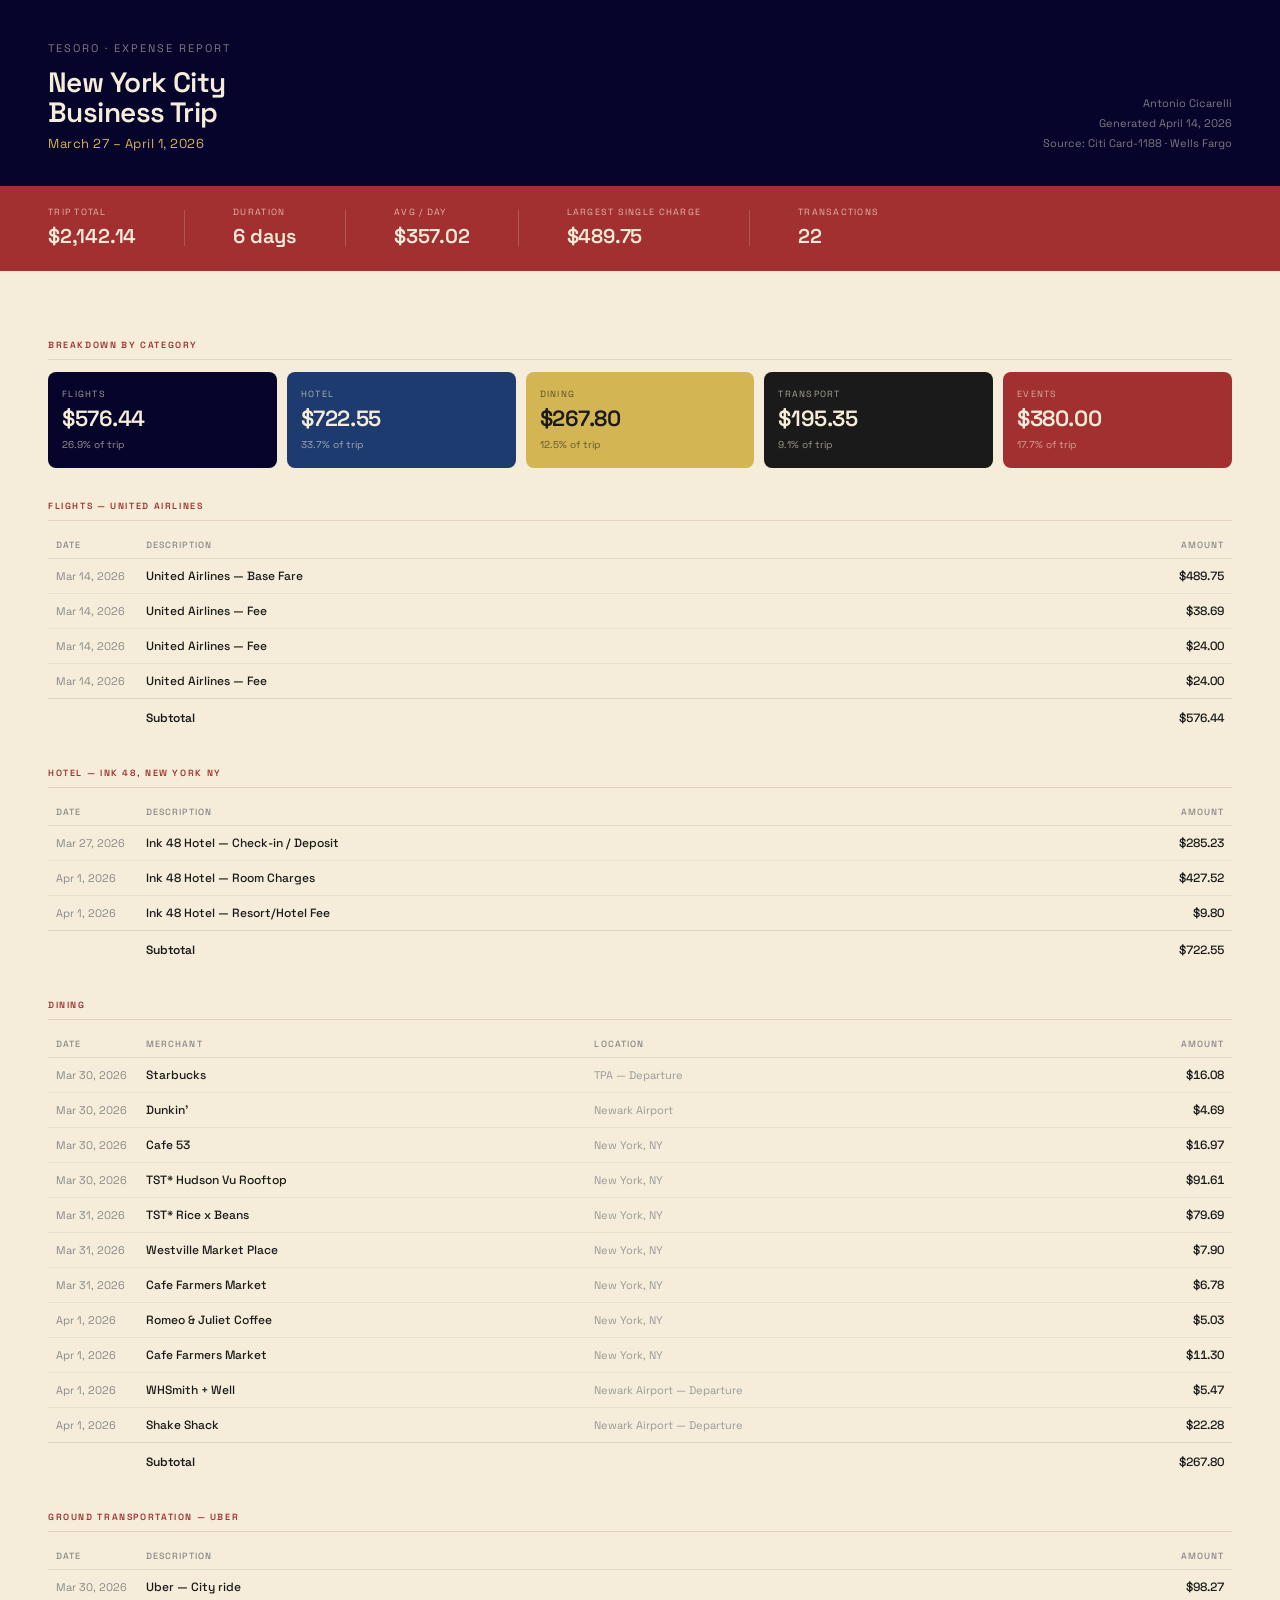
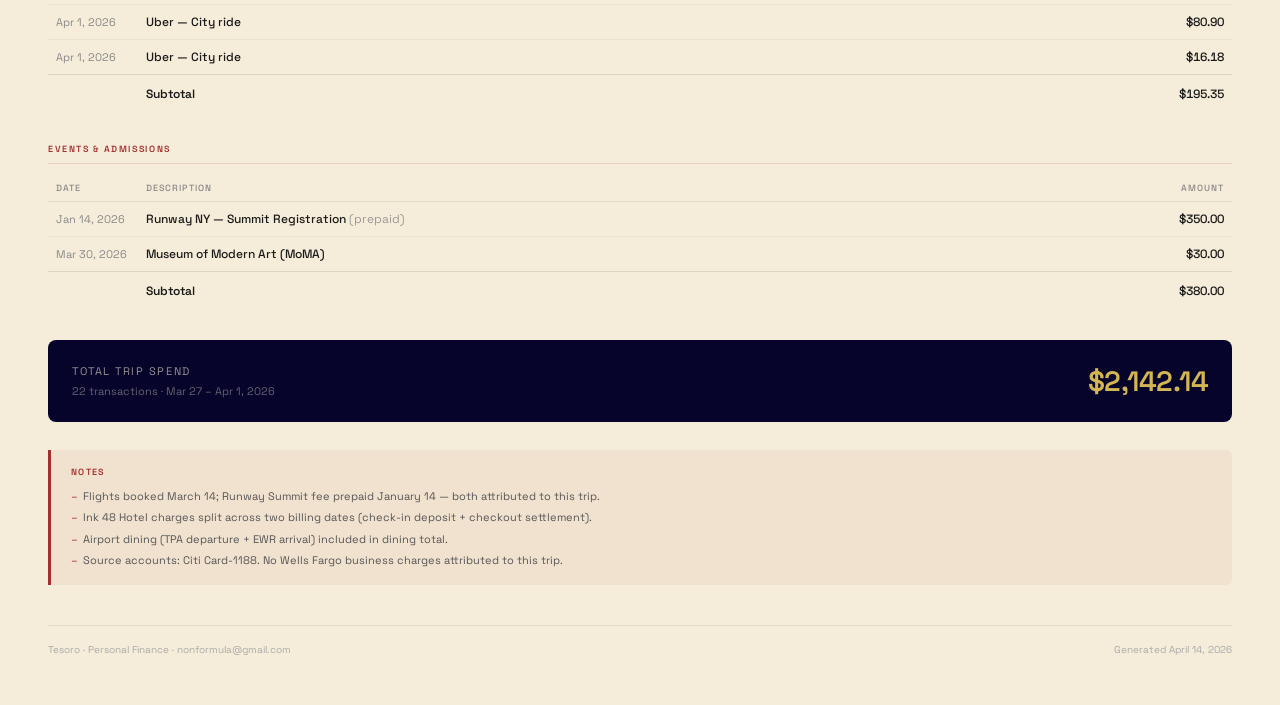
<file: reports/nyc_trip_report.html>
<!DOCTYPE html>
<html lang="en">
<head>
  <meta charset="UTF-8">
  <meta name="viewport" content="width=device-width, initial-scale=1.0">
  <title>NYC Trip Report — Tesoro</title>
  <link rel="stylesheet" href="https://fonts.googleapis.com/css2?family=Space+Grotesk:wght@400;500;600&display=swap">
  <style>
    :root {
      --crimson: #A33030;
      --cream: #F5EDD9;
      --navy: #06042A;
      --gold: #D4B554;
      --orange: #F05A28;
      --slate-blue: #5B9EC9;
      --near-black: #1A1A1A;
      --indigo: #1D3B6F;
    }

    * { margin: 0; padding: 0; box-sizing: border-box; }

    body {
      font-family: 'Space Grotesk', sans-serif;
      background: var(--cream);
      color: var(--near-black);
      font-size: 13px;
      line-height: 1.5;
    }

    /* ── Cover header ── */
    .cover {
      background: var(--navy);
      color: var(--cream);
      padding: 40px 48px 32px;
      display: flex;
      justify-content: space-between;
      align-items: flex-end;
    }

    .cover-logo {
      font-size: 11px;
      letter-spacing: 0.18em;
      text-transform: uppercase;
      opacity: 0.5;
      margin-bottom: 10px;
    }

    .cover-title {
      font-size: 28px;
      font-weight: 600;
      letter-spacing: -0.02em;
      line-height: 1.1;
    }

    .cover-subtitle {
      font-size: 13px;
      color: var(--gold);
      margin-top: 6px;
      letter-spacing: 0.04em;
    }

    .cover-meta {
      text-align: right;
      font-size: 11px;
      opacity: 0.5;
      line-height: 1.8;
    }

    /* ── Summary bar ── */
    .summary-bar {
      background: var(--crimson);
      color: var(--cream);
      padding: 20px 48px;
      display: flex;
      gap: 48px;
      align-items: center;
    }

    .summary-item {
      display: flex;
      flex-direction: column;
      gap: 2px;
    }

    .summary-label {
      font-size: 9px;
      letter-spacing: 0.14em;
      text-transform: uppercase;
      opacity: 0.7;
    }

    .summary-value {
      font-size: 20px;
      font-weight: 600;
      letter-spacing: -0.01em;
    }

    .summary-divider {
      width: 1px;
      height: 36px;
      background: rgba(245,237,217,0.2);
    }

    /* ── Body layout ── */
    .body {
      padding: 36px 48px 48px;
    }

    /* ── Section heading ── */
    .section-heading {
      font-size: 9px;
      letter-spacing: 0.18em;
      text-transform: uppercase;
      color: var(--crimson);
      font-weight: 600;
      margin-bottom: 12px;
      margin-top: 32px;
      padding-bottom: 6px;
      border-bottom: 1px solid rgba(163,48,48,0.15);
    }

    /* ── Category cards ── */
    .cards {
      display: grid;
      grid-template-columns: repeat(5, 1fr);
      gap: 10px;
      margin-bottom: 32px;
    }

    .card {
      border-radius: 8px;
      padding: 16px 14px;
      display: flex;
      flex-direction: column;
      gap: 6px;
    }

    .card-flights  { background: var(--navy); color: var(--cream); }
    .card-hotel    { background: var(--indigo); color: var(--cream); }
    .card-dining   { background: var(--gold); color: var(--near-black); }
    .card-transport{ background: var(--near-black); color: var(--cream); }
    .card-events   { background: var(--crimson); color: var(--cream); }

    .card-label {
      font-size: 9px;
      letter-spacing: 0.14em;
      text-transform: uppercase;
      opacity: 0.65;
    }

    .card-amount {
      font-size: 22px;
      font-weight: 600;
      letter-spacing: -0.02em;
      line-height: 1;
    }

    .card-pct {
      font-size: 10px;
      opacity: 0.6;
      margin-top: 2px;
    }

    /* ── Detail tables ── */
    table {
      width: 100%;
      border-collapse: collapse;
      font-size: 12px;
      margin-bottom: 8px;
    }

    thead tr {
      background: transparent;
    }

    thead th {
      font-size: 9px;
      letter-spacing: 0.12em;
      text-transform: uppercase;
      color: #888;
      font-weight: 500;
      text-align: left;
      padding: 6px 8px;
      border-bottom: 1px solid rgba(0,0,0,0.08);
    }

    thead th.right { text-align: right; }

    tbody tr {
      border-bottom: 1px solid rgba(0,0,0,0.05);
    }

    tbody tr:last-child { border-bottom: none; }

    tbody td {
      padding: 8px 8px;
      color: var(--near-black);
    }

    tbody td.right {
      text-align: right;
      font-weight: 500;
      font-variant-numeric: tabular-nums;
    }

    tbody td.date {
      color: #888;
      font-size: 11px;
      white-space: nowrap;
      width: 90px;
    }

    tbody td.merchant {
      font-weight: 500;
    }

    tbody td.note {
      color: #999;
      font-size: 11px;
    }

    .subtotal-row td {
      border-top: 1px solid rgba(0,0,0,0.1);
      padding-top: 10px;
      font-weight: 600;
      font-size: 12px;
    }

    /* ── Grand total ── */
    .grand-total {
      background: var(--navy);
      color: var(--cream);
      border-radius: 8px;
      padding: 20px 24px;
      display: flex;
      justify-content: space-between;
      align-items: center;
      margin-top: 32px;
    }

    .grand-total-label {
      font-size: 11px;
      letter-spacing: 0.14em;
      text-transform: uppercase;
      opacity: 0.6;
    }

    .grand-total-amount {
      font-size: 28px;
      font-weight: 600;
      letter-spacing: -0.02em;
      color: var(--gold);
    }

    /* ── Notes ── */
    .notes {
      margin-top: 28px;
      padding: 16px 20px;
      background: rgba(163,48,48,0.06);
      border-left: 3px solid var(--crimson);
      border-radius: 0 6px 6px 0;
    }

    .notes-title {
      font-size: 9px;
      letter-spacing: 0.14em;
      text-transform: uppercase;
      color: var(--crimson);
      font-weight: 600;
      margin-bottom: 8px;
    }

    .notes ul {
      list-style: none;
      display: flex;
      flex-direction: column;
      gap: 5px;
    }

    .notes li {
      font-size: 11px;
      color: #555;
      padding-left: 12px;
      position: relative;
    }

    .notes li::before {
      content: '–';
      position: absolute;
      left: 0;
      color: var(--crimson);
    }

    /* ── Footer ── */
    .footer {
      margin-top: 40px;
      padding-top: 16px;
      border-top: 1px solid rgba(0,0,0,0.08);
      display: flex;
      justify-content: space-between;
      font-size: 10px;
      color: #aaa;
    }

    @media print {
      body { background: white; }
      @page { margin: 0; size: letter; }
      .cover { -webkit-print-color-adjust: exact; print-color-adjust: exact; }
      .summary-bar { -webkit-print-color-adjust: exact; print-color-adjust: exact; }
      .card { -webkit-print-color-adjust: exact; print-color-adjust: exact; }
      .grand-total { -webkit-print-color-adjust: exact; print-color-adjust: exact; }
      .notes { -webkit-print-color-adjust: exact; print-color-adjust: exact; }
    }
  </style>
</head>
<body>

  <!-- Cover -->
  <div class="cover">
    <div>
      <div class="cover-logo">Tesoro · Expense Report</div>
      <div class="cover-title">New York City<br>Business Trip</div>
      <div class="cover-subtitle">March 27 – April 1, 2026</div>
    </div>
    <div class="cover-meta">
      <div>Antonio Cicarelli</div>
      <div>Generated April 14, 2026</div>
      <div>Source: Citi Card-1188 · Wells Fargo</div>
    </div>
  </div>

  <!-- Summary bar -->
  <div class="summary-bar">
    <div class="summary-item">
      <span class="summary-label">Trip Total</span>
      <span class="summary-value">$2,142.14</span>
    </div>
    <div class="summary-divider"></div>
    <div class="summary-item">
      <span class="summary-label">Duration</span>
      <span class="summary-value">6 days</span>
    </div>
    <div class="summary-divider"></div>
    <div class="summary-item">
      <span class="summary-label">Avg / Day</span>
      <span class="summary-value">$357.02</span>
    </div>
    <div class="summary-divider"></div>
    <div class="summary-item">
      <span class="summary-label">Largest Single Charge</span>
      <span class="summary-value">$489.75</span>
    </div>
    <div class="summary-divider"></div>
    <div class="summary-item">
      <span class="summary-label">Transactions</span>
      <span class="summary-value">22</span>
    </div>
  </div>

  <div class="body">

    <!-- Category cards -->
    <div class="section-heading">Breakdown by Category</div>
    <div class="cards">
      <div class="card card-flights">
        <span class="card-label">Flights</span>
        <span class="card-amount">$576.44</span>
        <span class="card-pct">26.9% of trip</span>
      </div>
      <div class="card card-hotel">
        <span class="card-label">Hotel</span>
        <span class="card-amount">$722.55</span>
        <span class="card-pct">33.7% of trip</span>
      </div>
      <div class="card card-dining">
        <span class="card-label">Dining</span>
        <span class="card-amount">$267.80</span>
        <span class="card-pct">12.5% of trip</span>
      </div>
      <div class="card card-transport">
        <span class="card-label">Transport</span>
        <span class="card-amount">$195.35</span>
        <span class="card-pct">9.1% of trip</span>
      </div>
      <div class="card card-events">
        <span class="card-label">Events</span>
        <span class="card-amount">$380.00</span>
        <span class="card-pct">17.7% of trip</span>
      </div>
    </div>

    <!-- Flights -->
    <div class="section-heading">Flights — United Airlines</div>
    <table>
      <thead>
        <tr>
          <th>Date</th>
          <th>Description</th>
          <th class="right">Amount</th>
        </tr>
      </thead>
      <tbody>
        <tr>
          <td class="date">Mar 14, 2026</td>
          <td class="merchant">United Airlines — Base Fare</td>
          <td class="right">$489.75</td>
        </tr>
        <tr>
          <td class="date">Mar 14, 2026</td>
          <td class="merchant">United Airlines — Fee</td>
          <td class="right">$38.69</td>
        </tr>
        <tr>
          <td class="date">Mar 14, 2026</td>
          <td class="merchant">United Airlines — Fee</td>
          <td class="right">$24.00</td>
        </tr>
        <tr>
          <td class="date">Mar 14, 2026</td>
          <td class="merchant">United Airlines — Fee</td>
          <td class="right">$24.00</td>
        </tr>
        <tr class="subtotal-row">
          <td></td>
          <td>Subtotal</td>
          <td class="right">$576.44</td>
        </tr>
      </tbody>
    </table>

    <!-- Hotel -->
    <div class="section-heading">Hotel — Ink 48, New York NY</div>
    <table>
      <thead>
        <tr>
          <th>Date</th>
          <th>Description</th>
          <th class="right">Amount</th>
        </tr>
      </thead>
      <tbody>
        <tr>
          <td class="date">Mar 27, 2026</td>
          <td class="merchant">Ink 48 Hotel — Check-in / Deposit</td>
          <td class="right">$285.23</td>
        </tr>
        <tr>
          <td class="date">Apr 1, 2026</td>
          <td class="merchant">Ink 48 Hotel — Room Charges</td>
          <td class="right">$427.52</td>
        </tr>
        <tr>
          <td class="date">Apr 1, 2026</td>
          <td class="merchant">Ink 48 Hotel — Resort/Hotel Fee</td>
          <td class="right">$9.80</td>
        </tr>
        <tr class="subtotal-row">
          <td></td>
          <td>Subtotal</td>
          <td class="right">$722.55</td>
        </tr>
      </tbody>
    </table>

    <!-- Dining -->
    <div class="section-heading">Dining</div>
    <table>
      <thead>
        <tr>
          <th>Date</th>
          <th>Merchant</th>
          <th>Location</th>
          <th class="right">Amount</th>
        </tr>
      </thead>
      <tbody>
        <tr>
          <td class="date">Mar 30, 2026</td>
          <td class="merchant">Starbucks</td>
          <td class="note">TPA — Departure</td>
          <td class="right">$16.08</td>
        </tr>
        <tr>
          <td class="date">Mar 30, 2026</td>
          <td class="merchant">Dunkin'</td>
          <td class="note">Newark Airport</td>
          <td class="right">$4.69</td>
        </tr>
        <tr>
          <td class="date">Mar 30, 2026</td>
          <td class="merchant">Cafe 53</td>
          <td class="note">New York, NY</td>
          <td class="right">$16.97</td>
        </tr>
        <tr>
          <td class="date">Mar 30, 2026</td>
          <td class="merchant">TST* Hudson Vu Rooftop</td>
          <td class="note">New York, NY</td>
          <td class="right">$91.61</td>
        </tr>
        <tr>
          <td class="date">Mar 31, 2026</td>
          <td class="merchant">TST* Rice x Beans</td>
          <td class="note">New York, NY</td>
          <td class="right">$79.69</td>
        </tr>
        <tr>
          <td class="date">Mar 31, 2026</td>
          <td class="merchant">Westville Market Place</td>
          <td class="note">New York, NY</td>
          <td class="right">$7.90</td>
        </tr>
        <tr>
          <td class="date">Mar 31, 2026</td>
          <td class="merchant">Cafe Farmers Market</td>
          <td class="note">New York, NY</td>
          <td class="right">$6.78</td>
        </tr>
        <tr>
          <td class="date">Apr 1, 2026</td>
          <td class="merchant">Romeo &amp; Juliet Coffee</td>
          <td class="note">New York, NY</td>
          <td class="right">$5.03</td>
        </tr>
        <tr>
          <td class="date">Apr 1, 2026</td>
          <td class="merchant">Cafe Farmers Market</td>
          <td class="note">New York, NY</td>
          <td class="right">$11.30</td>
        </tr>
        <tr>
          <td class="date">Apr 1, 2026</td>
          <td class="merchant">WHSmith + Well</td>
          <td class="note">Newark Airport — Departure</td>
          <td class="right">$5.47</td>
        </tr>
        <tr>
          <td class="date">Apr 1, 2026</td>
          <td class="merchant">Shake Shack</td>
          <td class="note">Newark Airport — Departure</td>
          <td class="right">$22.28</td>
        </tr>
        <tr class="subtotal-row">
          <td></td>
          <td colspan="2">Subtotal</td>
          <td class="right">$267.80</td>
        </tr>
      </tbody>
    </table>

    <!-- Transport -->
    <div class="section-heading">Ground Transportation — Uber</div>
    <table>
      <thead>
        <tr>
          <th>Date</th>
          <th>Description</th>
          <th class="right">Amount</th>
        </tr>
      </thead>
      <tbody>
        <tr>
          <td class="date">Mar 30, 2026</td>
          <td class="merchant">Uber — City ride</td>
          <td class="right">$98.27</td>
        </tr>
        <tr>
          <td class="date">Apr 1, 2026</td>
          <td class="merchant">Uber — City ride</td>
          <td class="right">$80.90</td>
        </tr>
        <tr>
          <td class="date">Apr 1, 2026</td>
          <td class="merchant">Uber — City ride</td>
          <td class="right">$16.18</td>
        </tr>
        <tr class="subtotal-row">
          <td></td>
          <td>Subtotal</td>
          <td class="right">$195.35</td>
        </tr>
      </tbody>
    </table>

    <!-- Events -->
    <div class="section-heading">Events &amp; Admissions</div>
    <table>
      <thead>
        <tr>
          <th>Date</th>
          <th>Description</th>
          <th class="right">Amount</th>
        </tr>
      </thead>
      <tbody>
        <tr>
          <td class="date">Jan 14, 2026</td>
          <td class="merchant">Runway NY — Summit Registration <span style="color:#999; font-weight:400;">(prepaid)</span></td>
          <td class="right">$350.00</td>
        </tr>
        <tr>
          <td class="date">Mar 30, 2026</td>
          <td class="merchant">Museum of Modern Art (MoMA)</td>
          <td class="right">$30.00</td>
        </tr>
        <tr class="subtotal-row">
          <td></td>
          <td>Subtotal</td>
          <td class="right">$380.00</td>
        </tr>
      </tbody>
    </table>

    <!-- Grand total -->
    <div class="grand-total">
      <div>
        <div class="grand-total-label">Total Trip Spend</div>
        <div style="font-size:11px; color:rgba(245,237,217,0.4); margin-top:3px;">22 transactions · Mar 27 – Apr 1, 2026</div>
      </div>
      <div class="grand-total-amount">$2,142.14</div>
    </div>

    <!-- Notes -->
    <div class="notes">
      <div class="notes-title">Notes</div>
      <ul>
        <li>Flights booked March 14; Runway Summit fee prepaid January 14 — both attributed to this trip.</li>
        <li>Ink 48 Hotel charges split across two billing dates (check-in deposit + checkout settlement).</li>
        <li>Airport dining (TPA departure + EWR arrival) included in dining total.</li>
        <li>Source accounts: Citi Card-1188. No Wells Fargo business charges attributed to this trip.</li>
      </ul>
    </div>

    <!-- Footer -->
    <div class="footer">
      <span>Tesoro · Personal Finance · nonformula@gmail.com</span>
      <span>Generated April 14, 2026</span>
    </div>

  </div>
</body>
</html>
</file>
